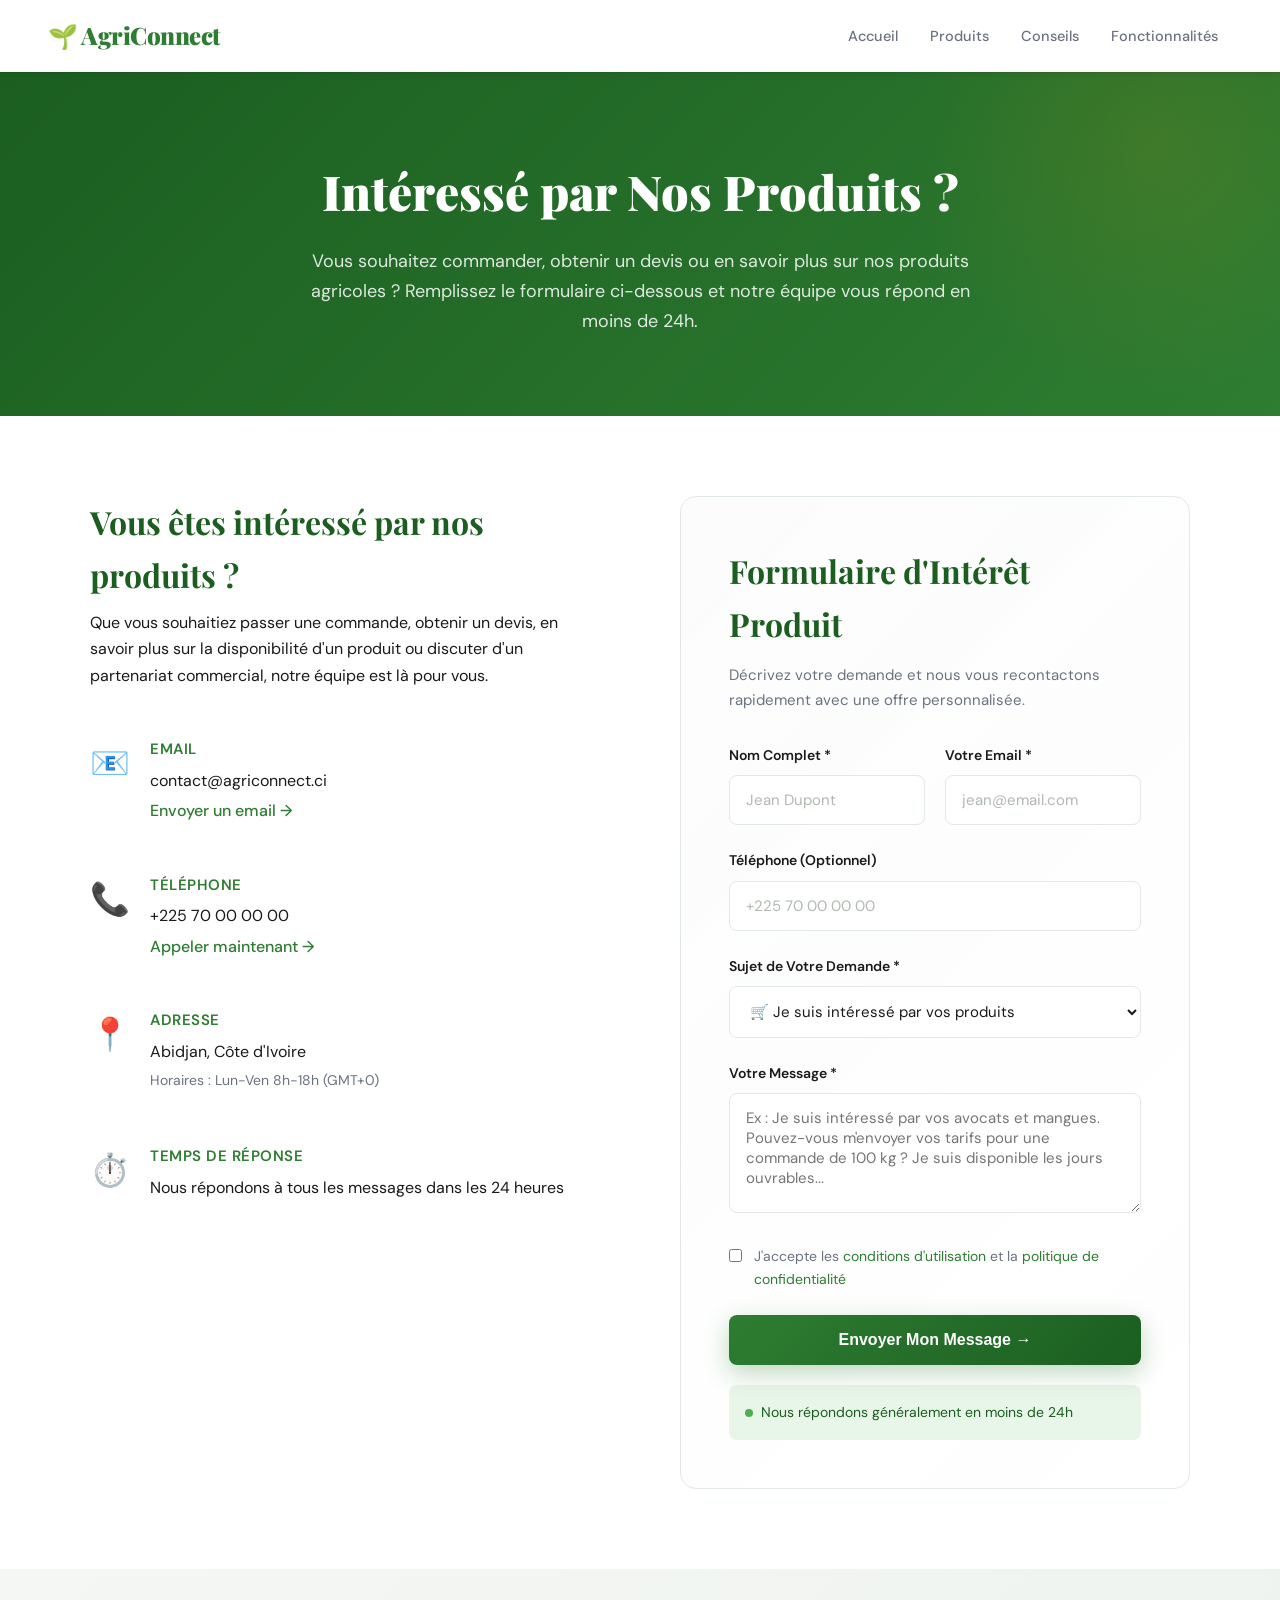
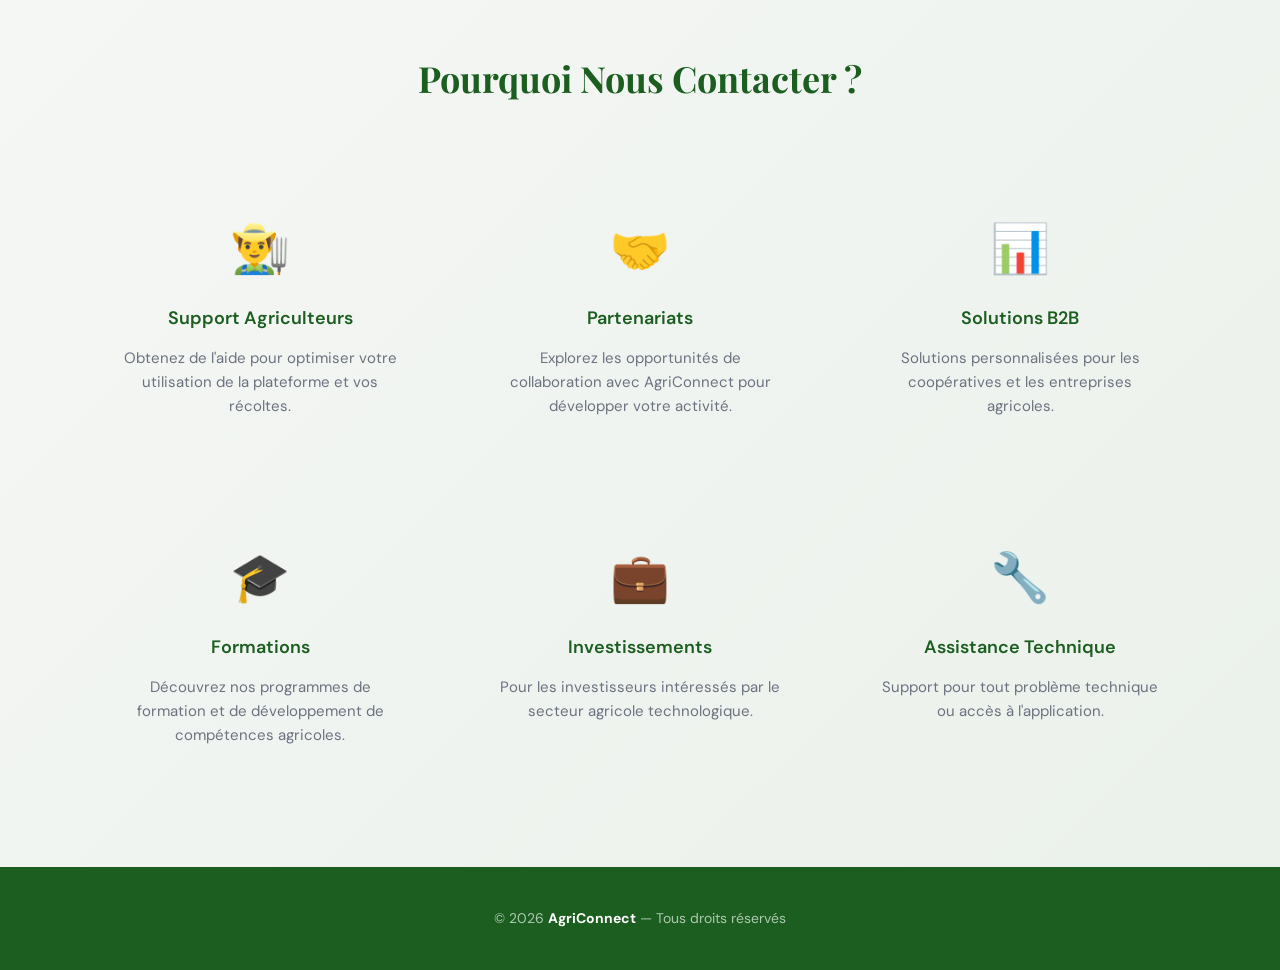
<file: contact.html>
<!DOCTYPE html>
<html lang="fr">
<head>
    <meta charset="UTF-8">
    <meta name="viewport" content="width=device-width, initial-scale=1.0">
    <title>Contactez-nous - AgriConnect</title>
    <link rel="stylesheet" href="style.css">
    <style>
        /* ========== CONTACT PAGE STYLES ========== */

        .contact-hero {
            background: linear-gradient(135deg, #1b5e20 0%, #2e7d32 100%);
            color: white;
            padding: 80px 24px;
            text-align: center;
            position: relative;
            overflow: hidden;
        }

        .contact-hero::before {
            content: '';
            position: absolute;
            top: -50%;
            right: -10%;
            width: 500px;
            height: 500px;
            background: radial-gradient(circle, rgba(255,160,0,0.1) 0%, transparent 70%);
            border-radius: 50%;
            pointer-events: none;
        }

        .contact-hero h1 {
            font-family: 'Playfair Display', serif;
            font-size: 48px;
            font-weight: 900;
            margin-bottom: 16px;
            position: relative;
            z-index: 1;
        }

        .contact-hero p {
            font-size: 18px;
            color: rgba(255,255,255,0.85);
            max-width: 700px;
            margin: auto;
            position: relative;
            z-index: 1;
        }

        /* Main Content */
        .contact-section {
            padding: 80px 24px;
            background: white;
        }

        .contact-container {
            max-width: 1100px;
            margin: auto;
            display: grid;
            grid-template-columns: 1fr 1fr;
            gap: 80px;
            align-items: flex-start;
        }

        .contact-info {
            display: flex;
            flex-direction: column;
            gap: 48px;
        }

        .contact-info h2 {
            font-family: 'Playfair Display', serif;
            font-size: 32px;
            color: var(--primary-dark);
            margin-bottom: 8px;
        }

        .contact-info > p {
            color: var(--text-muted);
            font-size: 16px;
            line-height: 1.6;
        }

        .info-block {
            display: flex;
            gap: 20px;
        }

        .info-icon {
            font-size: 32px;
            flex-shrink: 0;
        }

        .info-content h3 {
            color: var(--primary);
            font-weight: 600;
            margin-bottom: 6px;
            font-size: 15px;
            text-transform: uppercase;
            letter-spacing: 0.5px;
        }

        .info-content p {
            color: var(--text);
            font-size: 16px;
            margin-bottom: 4px;
        }

        .info-content a {
            color: var(--primary);
            text-decoration: none;
            font-weight: 500;
            transition: color 0.2s ease;
        }

        .info-content a:hover {
            color: var(--primary-dark);
            text-decoration: underline;
        }

        .contact-form-container {
            background: linear-gradient(135deg, rgba(46,125,50,0.02) 0%, transparent 100%);
            border: 1.5px solid #e2e8e2;
            border-radius: 16px;
            padding: 48px;
        }

        .contact-form-container h2 {
            font-family: 'Playfair Display', serif;
            font-size: 32px;
            color: var(--primary-dark);
            margin-bottom: 12px;
        }

        .contact-form-container > p {
            color: var(--text-muted);
            margin-bottom: 32px;
            font-size: 15px;
        }

        .form-group {
            margin-bottom: 24px;
        }

        .form-group label {
            display: block;
            font-weight: 600;
            color: var(--text);
            margin-bottom: 8px;
            font-size: 14px;
        }

        .form-group input,
        .form-group textarea,
        .form-group select {
            width: 100%;
            padding: 14px 16px;
            border: 1.5px solid #e2e8e2;
            border-radius: 8px;
            font-family: 'DM Sans', sans-serif;
            font-size: 15px;
            transition: all 0.2s ease;
            background: white;
            color: var(--text);
        }

        .form-group input:focus,
        .form-group textarea:focus,
        .form-group select:focus {
            outline: none;
            border-color: var(--primary);
            box-shadow: 0 0 0 3px rgba(46,125,50,0.1);
        }

        .form-row {
            display: grid;
            grid-template-columns: 1fr 1fr;
            gap: 20px;
        }

        .form-group textarea {
            resize: vertical;
            min-height: 120px;
        }

        .form-checkbox {
            display: flex;
            align-items: flex-start;
            gap: 12px;
            margin-bottom: 24px;
        }

        .form-checkbox input[type="checkbox"] {
            width: auto;
            margin-top: 4px;
            cursor: pointer;
        }

        .form-checkbox label {
            margin: 0;
            font-size: 14px;
            color: var(--text-muted);
            cursor: pointer;
        }

        .form-checkbox a {
            color: var(--primary);
            text-decoration: none;
        }

        .form-checkbox a:hover {
            text-decoration: underline;
        }

        .form-submit {
            width: 100%;
            padding: 16px 24px;
            background: linear-gradient(135deg, #2e7d32 0%, #1b5e20 100%);
            color: white;
            border: none;
            border-radius: 8px;
            font-size: 16px;
            font-weight: 600;
            cursor: pointer;
            transition: all 0.3s ease;
            box-shadow: 0 8px 24px rgba(46,125,50,0.3);
        }

        .form-submit:hover {
            transform: translateY(-2px);
            box-shadow: 0 12px 32px rgba(46,125,50,0.4);
        }

        .form-submit:active {
            transform: translateY(0);
        }

        .form-submit:disabled {
            opacity: 0.6;
            cursor: not-allowed;
            transform: none;
        }

        .form-success {
            display: none;
            background: #e8f5e9;
            color: #1b5e20;
            padding: 16px 20px;
            border-radius: 8px;
            margin-bottom: 24px;
            font-size: 15px;
            border-left: 4px solid #2e7d32;
            animation: slideDown 0.4s ease both;
        }

        .form-error {
            display: none;
            background: #ffebee;
            color: #c62828;
            padding: 16px 20px;
            border-radius: 8px;
            margin-bottom: 24px;
            font-size: 15px;
            border-left: 4px solid #d32f2f;
        }

        /* Why Contact Section */
        .contact-why {
            padding: 80px 24px;
            background: linear-gradient(135deg, #f5f7f5 0%, rgba(46,125,50,0.05) 100%);
        }

        .contact-why-content {
            max-width: 1100px;
            margin: auto;
        }

        .contact-why-header {
            text-align: center;
            margin-bottom: 60px;
        }

        .contact-why-header h2 {
            font-family: 'Playfair Display', serif;
            font-size: 36px;
            color: var(--primary-dark);
            margin-bottom: 16px;
        }

        .contact-why-grid {
            display: grid;
            grid-template-columns: repeat(auto-fit, minmax(280px, 1fr));
            gap: 40px;
        }

        .contact-why-card {
            text-align: center;
            padding: 40px 30px;
        }

        .contact-why-icon {
            font-size: 48px;
            margin-bottom: 16px;
        }

        .contact-why-card h3 {
            color: var(--primary-dark);
            font-weight: 600;
            margin-bottom: 12px;
            font-size: 18px;
        }

        .contact-why-card p {
            color: var(--text-muted);
            line-height: 1.6;
            font-size: 15px;
        }

        /* Response Time Indicator */
        .response-indicator {
            display: flex;
            align-items: center;
            gap: 8px;
            margin-top: 20px;
            padding: 16px;
            background: #e8f5e9;
            border-radius: 8px;
            color: #1b5e20;
            font-size: 14px;
        }

        .response-indicator::before {
            content: '';
            width: 8px;
            height: 8px;
            background: #4caf50;
            border-radius: 50%;
            animation: pulse 2s infinite;
        }

        @keyframes pulse {
            0%, 100% { opacity: 1; }
            50% { opacity: 0.5; }
        }

        /* Animations */
        @keyframes slideDown {
            from {
                opacity: 0;
                transform: translateY(-20px);
            }
            to {
                opacity: 1;
                transform: translateY(0);
            }
        }

        /* Responsive */
        @media (max-width: 900px) {
            .contact-container {
                grid-template-columns: 1fr;
                gap: 60px;
            }

            .contact-form-container {
                padding: 40px 24px;
            }

            .form-row {
                grid-template-columns: 1fr;
            }

            .contact-hero h1 {
                font-size: 36px;
            }
        }

        @media (max-width: 640px) {
            .contact-hero {
                padding: 60px 20px;
            }

            .contact-hero h1 {
                font-size: 28px;
            }

            .contact-section {
                padding: 60px 20px;
            }

            .contact-form-container {
                padding: 30px 20px;
            }

            .contact-why {
                padding: 60px 20px;
            }

            .contact-why-header h2 {
                font-size: 28px;
            }

            .contact-why-grid {
                grid-template-columns: 1fr;
                gap: 30px;
            }
        }
    </style>
</head>
<body>
    <!-- Navigation -->
    <nav class="navbar">
        <h1 class="logo">🌱 AgriConnect</h1>
        <ul class="nav-links">
            <li><a href="index.html">Accueil</a></li>
            <li><a href="products.html">Produits</a></li>
            <li><a href="landing.html">Conseils</a></li>
            <li><a href="features.html">Fonctionnalités</a></li>
        </ul>
    </nav>

    <!-- Hero -->
    <section class="contact-hero">
        <h1>Intéressé par Nos Produits ?</h1>
        <p>Vous souhaitez commander, obtenir un devis ou en savoir plus sur nos produits agricoles ? Remplissez le formulaire ci-dessous et notre équipe vous répond en moins de 24h.</p>
    </section>

    <!-- Contact Section -->
    <section class="contact-section">
        <div class="contact-container">
            <!-- Contact Info -->
            <div class="contact-info">
                <div>
                    <h2>Vous êtes intéressé par nos produits ?</h2>
                    <p>Que vous souhaitiez passer une commande, obtenir un devis, en savoir plus sur la disponibilité d'un produit ou discuter d'un partenariat commercial, notre équipe est là pour vous.</p>
                </div>

                <div class="info-block">
                    <div class="info-icon">📧</div>
                    <div class="info-content">
                        <h3>Email</h3>
                        <p>contact@agriconnect.ci</p>
                        <a href="mailto:contact@agriconnect.ci">Envoyer un email →</a>
                    </div>
                </div>

                <div class="info-block">
                    <div class="info-icon">📞</div>
                    <div class="info-content">
                        <h3>Téléphone</h3>
                        <p>+225 70 00 00 00</p>
                        <a href="tel:+22570000000">Appeler maintenant →</a>
                    </div>
                </div>

                <div class="info-block">
                    <div class="info-icon">📍</div>
                    <div class="info-content">
                        <h3>Adresse</h3>
                        <p>Abidjan, Côte d'Ivoire</p>
                        <p style="font-size: 14px; margin-top: 4px; color: var(--text-muted);">Horaires : Lun-Ven 8h-18h (GMT+0)</p>
                    </div>
                </div>

                <div class="info-block">
                    <div class="info-icon">⏱️</div>
                    <div class="info-content">
                        <h3>Temps de Réponse</h3>
                        <p>Nous répondons à tous les messages dans les 24 heures</p>
                    </div>
                </div>
            </div>

            <!-- Contact Form -->
            <div class="contact-form-container">
                <h2>Formulaire d'Intérêt Produit</h2>
                <p>Décrivez votre demande et nous vous recontactons rapidement avec une offre personnalisée.</p>

                <div id="form-success" class="form-success">
                    ✅ Merci pour votre message ! Nous vous répondrons dans les 24 heures.
                </div>
                <div id="form-error" class="form-error">
                    ⚠️ Une erreur s'est produite. Veuillez réessayer.
                </div>

                <form id="contact-form" onsubmit="handleContactForm(event)">
                    <div class="form-row">
                        <div class="form-group">
                            <label for="fullname">Nom Complet *</label>
                            <input type="text" id="fullname" name="fullname" placeholder="Jean Dupont" required>
                        </div>
                        <div class="form-group">
                            <label for="email">Votre Email *</label>
                            <input type="email" id="email" name="email" placeholder="jean@email.com" required>
                        </div>
                    </div>

                    <div class="form-group">
                        <label for="phone">Téléphone (Optionnel)</label>
                        <input type="tel" id="phone" name="phone" placeholder="+225 70 00 00 00">
                    </div>

                    <div class="form-group">
                        <label for="subject">Sujet de Votre Demande *</label>
                        <select id="subject" name="subject" required>
                            <option value="">-- Sélectionnez un sujet --</option>
                            <option value="product-interest" selected>🛒 Je suis intéressé par vos produits</option>
                            <option value="quote">💰 Demande de devis / prix</option>
                            <option value="availability">📦 Disponibilité d'un produit</option>
                            <option value="bulk-order">🚛 Commande en gros</option>
                            <option value="partnership">🤝 Proposition de partenariat</option>
                            <option value="technical-support">🔧 Support technique</option>
                            <option value="general-inquiry">❓ Question générale</option>
                            <option value="other">Autre</option>
                        </select>
                    </div>

                    <div class="form-group">
                        <label for="message">Votre Message *</label>
                        <textarea id="message" name="message" placeholder="Ex : Je suis intéressé par vos avocats et mangues. Pouvez-vous m'envoyer vos tarifs pour une commande de 100 kg ? Je suis disponible les jours ouvrables..." required></textarea>
                    </div>

                    <div class="form-checkbox">
                        <input type="checkbox" id="terms" name="terms" required>
                        <label for="terms">
                            J'accepte les <a href="#" target="_blank">conditions d'utilisation</a> et la <a href="#" target="_blank">politique de confidentialité</a>
                        </label>
                    </div>

                    <button type="submit" id="submit-btn" class="form-submit">
                        Envoyer Mon Message →
                    </button>

                    <div class="response-indicator">
                        Nous répondons généralement en moins de 24h
                    </div>
                </form>
            </div>
        </div>
    </section>

    <!-- Why Contact -->
    <section class="contact-why">
        <div class="contact-why-content">
            <div class="contact-why-header">
                <h2>Pourquoi Nous Contacter ?</h2>
            </div>
            <div class="contact-why-grid">
                <div class="contact-why-card">
                    <div class="contact-why-icon">👨‍🌾</div>
                    <h3>Support Agriculteurs</h3>
                    <p>Obtenez de l'aide pour optimiser votre utilisation de la plateforme et vos récoltes.</p>
                </div>
                <div class="contact-why-card">
                    <div class="contact-why-icon">🤝</div>
                    <h3>Partenariats</h3>
                    <p>Explorez les opportunités de collaboration avec AgriConnect pour développer votre activité.</p>
                </div>
                <div class="contact-why-card">
                    <div class="contact-why-icon">📊</div>
                    <h3>Solutions B2B</h3>
                    <p>Solutions personnalisées pour les coopératives et les entreprises agricoles.</p>
                </div>
                <div class="contact-why-card">
                    <div class="contact-why-icon">🎓</div>
                    <h3>Formations</h3>
                    <p>Découvrez nos programmes de formation et de développement de compétences agricoles.</p>
                </div>
                <div class="contact-why-card">
                    <div class="contact-why-icon">💼</div>
                    <h3>Investissements</h3>
                    <p>Pour les investisseurs intéressés par le secteur agricole technologique.</p>
                </div>
                <div class="contact-why-card">
                    <div class="contact-why-icon">🔧</div>
                    <h3>Assistance Technique</h3>
                    <p>Support pour tout problème technique ou accès à l'application.</p>
                </div>
            </div>
        </div>
    </section>

    <!-- Footer -->
    <footer>
        <p>© 2026 <strong>AgriConnect</strong> — Tous droits réservés</p>
    </footer>

    <script>
        function handleContactForm(e) {
            e.preventDefault();
            
            const fullname = document.getElementById('fullname').value;
            const email = document.getElementById('email').value;
            const phone = document.getElementById('phone').value;
            const subject = document.getElementById('subject').value;
            const message = document.getElementById('message').value;
            const submitBtn = document.getElementById('submit-btn');
            
            // Désactiver le bouton pendant l'envoi
            submitBtn.disabled = true;
            submitBtn.textContent = 'Envoi en cours...';
            
            // Simuler l'envoi au serveur
            setTimeout(() => {
                // Ici tu peux envoyer les données à ton serveur
                console.log('Contact Form:', { fullname, email, phone, subject, message });
                
                // Afficher le message de succès
                const successDiv = document.getElementById('form-success');
                successDiv.style.display = 'block';
                
                // Réactiver le bouton
                submitBtn.disabled = false;
                submitBtn.textContent = 'Envoyer Mon Message →';
                
                // Réinitialiser le formulaire
                document.getElementById('contact-form').reset();
                
                // Masquer le message après 5 secondes
                setTimeout(() => {
                    successDiv.style.display = 'none';
                }, 5000);
            }, 1000);
        }
    </script>
</body>
</html>
</file>
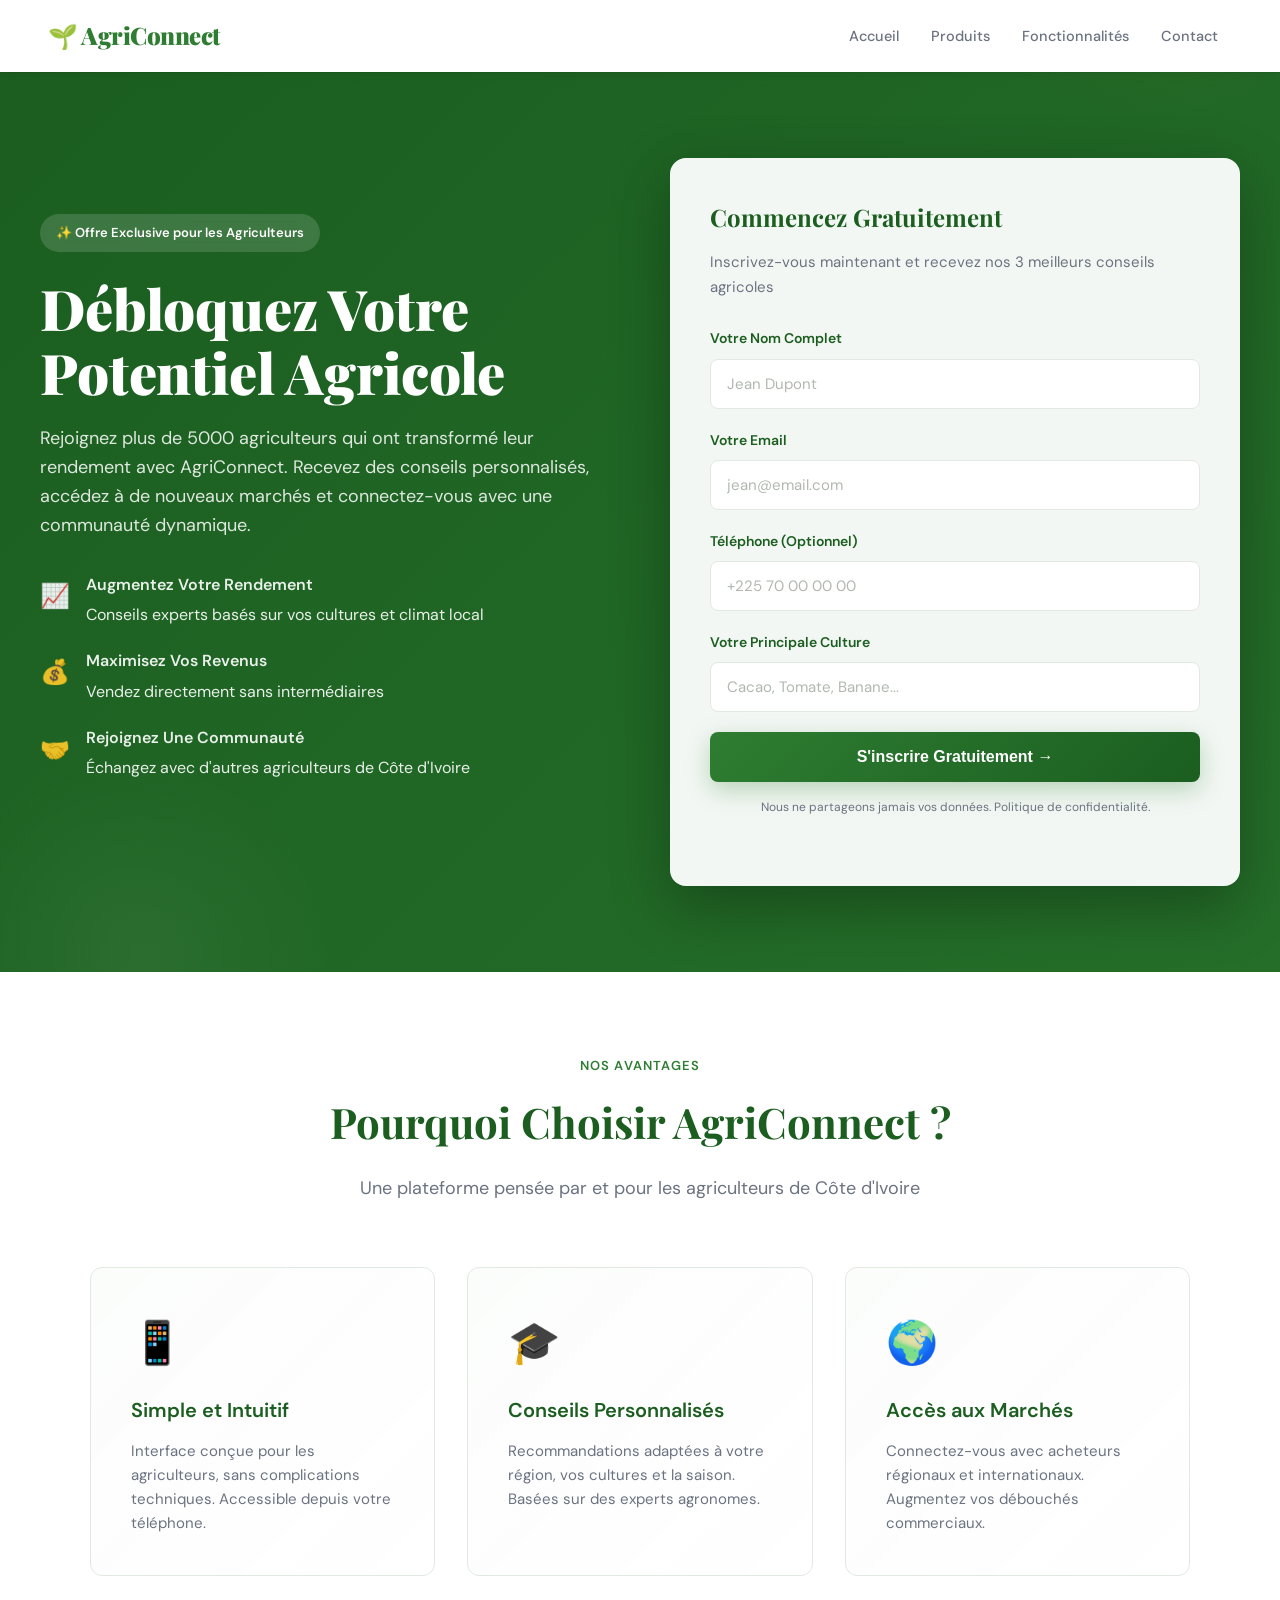
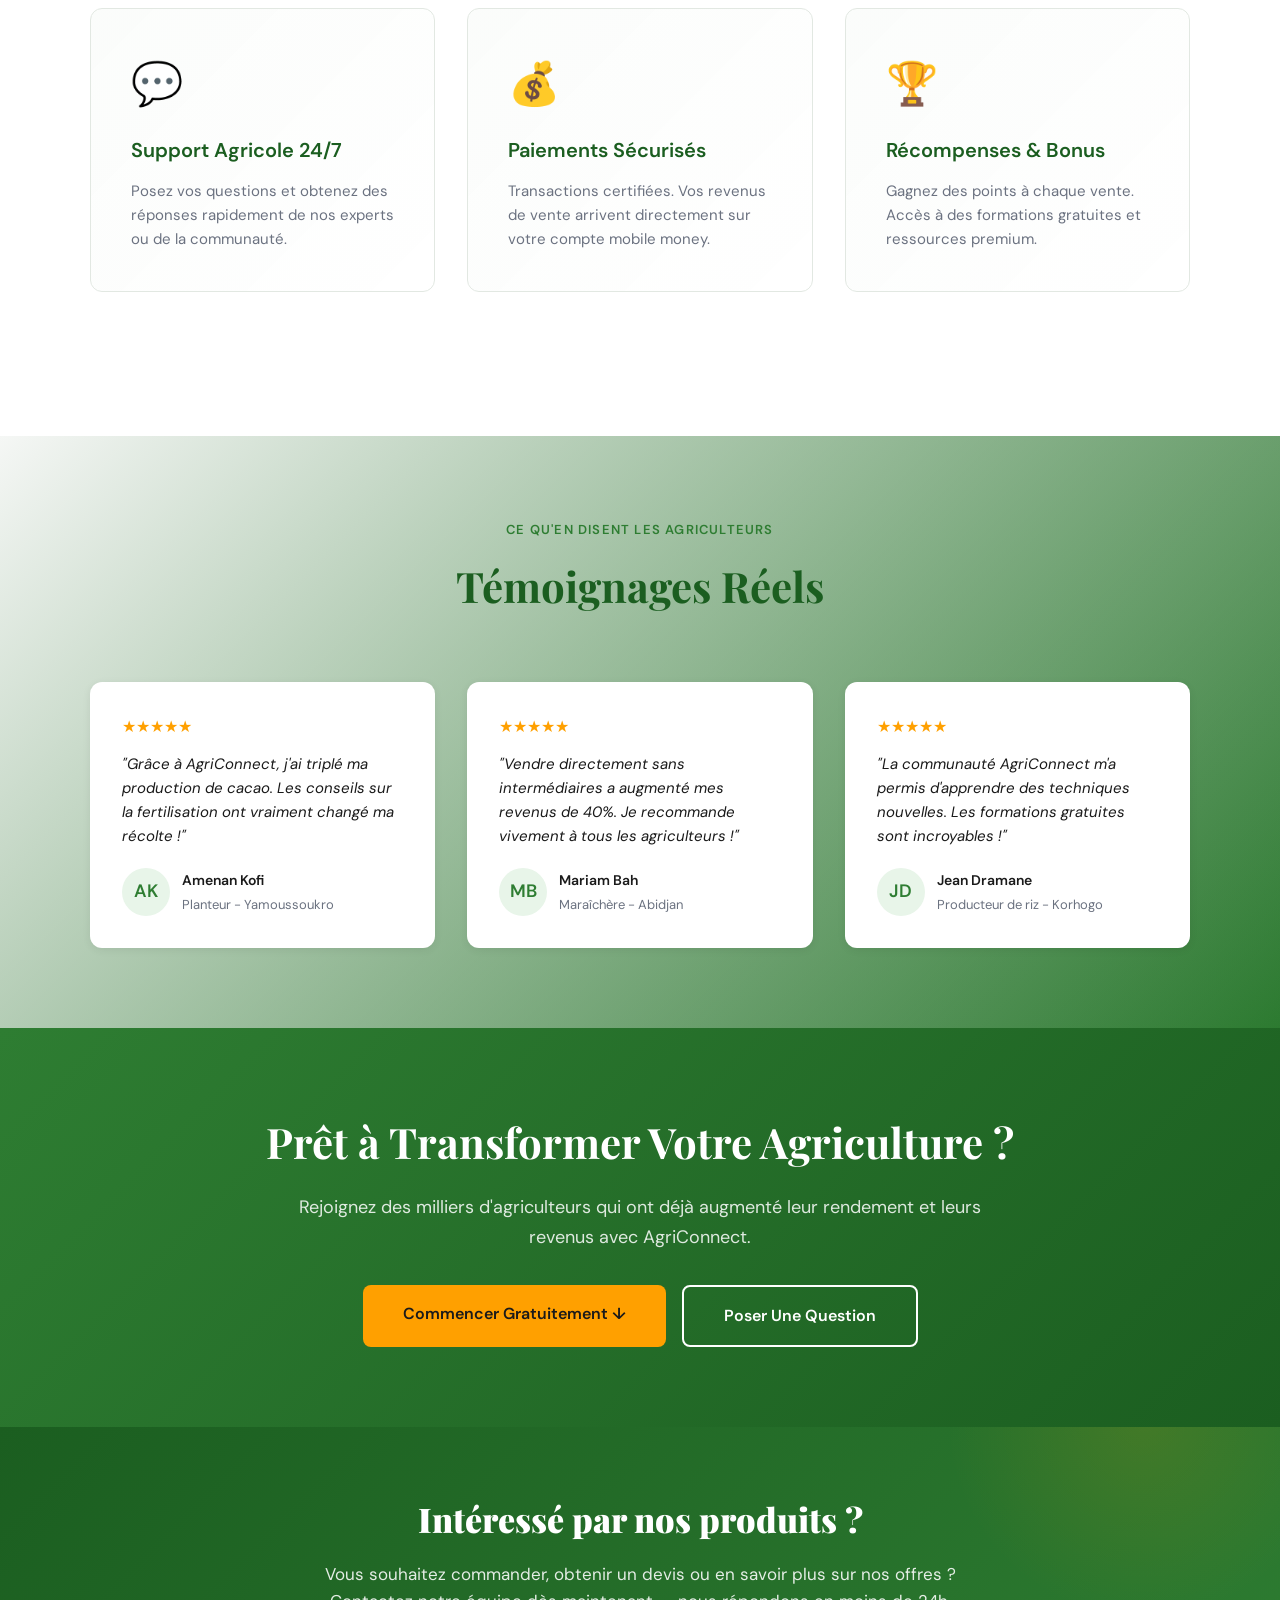
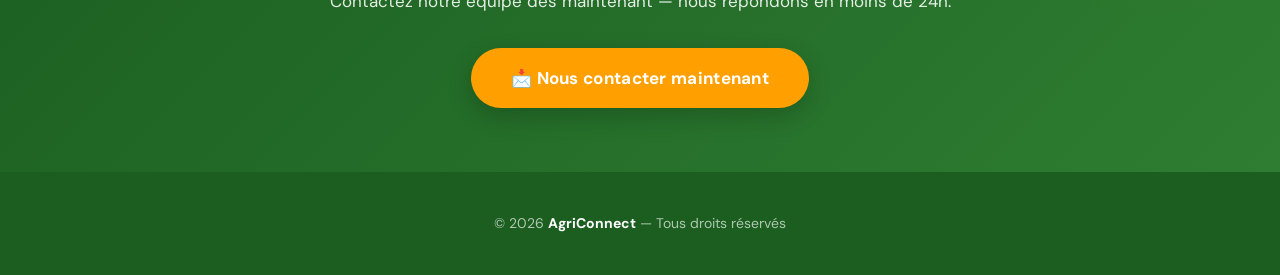
<file: landing.html>
<!DOCTYPE html>
<html lang="fr">
<head>
    <meta charset="UTF-8">
    <meta name="viewport" content="width=device-width, initial-scale=1.0">
    <title>Débloquez Votre Potentiel Agricole - AgriConnect</title>
    <link rel="stylesheet" href="style.css">
    <style>
        /* ========== LANDING PAGE STYLES ========== */
        
        .landing-main {
            background: linear-gradient(135deg, #1b5e20 0%, #2e7d32 100%);
        }

        /* Hero Section */
        .landing-hero {
            min-height: 100vh;
            display: flex;
            align-items: center;
            justify-content: center;
            padding: 60px 24px;
            position: relative;
            overflow: hidden;
        }

        .landing-hero::before {
            content: '';
            position: absolute;
            top: -50%;
            right: -10%;
            width: 500px;
            height: 500px;
            background: radial-gradient(circle, rgba(255,160,0,0.1) 0%, transparent 70%);
            border-radius: 50%;
            pointer-events: none;
        }

        .landing-hero::after {
            content: '';
            position: absolute;
            bottom: -20%;
            left: -5%;
            width: 400px;
            height: 400px;
            background: radial-gradient(circle, rgba(255,255,255,0.05) 0%, transparent 70%);
            border-radius: 50%;
            pointer-events: none;
        }

        .landing-container {
            display: grid;
            grid-template-columns: 1fr 1fr;
            gap: 60px;
            max-width: 1200px;
            width: 100%;
            position: relative;
            z-index: 1;
            align-items: center;
        }

        .landing-content {
            color: white;
        }

        .landing-badge {
            display: inline-block;
            background: rgba(255,255,255,0.15);
            color: white;
            padding: 8px 16px;
            border-radius: 50px;
            font-size: 13px;
            font-weight: 600;
            margin-bottom: 24px;
            backdrop-filter: blur(10px);
        }

        .landing-content h1 {
            font-family: 'Playfair Display', serif;
            font-size: 56px;
            font-weight: 900;
            line-height: 1.15;
            margin-bottom: 20px;
            animation: fadeUp 0.8s ease both;
        }

        .landing-content > p {
            font-size: 18px;
            color: rgba(255,255,255,0.85);
            margin-bottom: 32px;
            line-height: 1.6;
            animation: fadeUp 0.8s ease both 0.1s;
        }

        .landing-benefits {
            margin-bottom: 48px;
            animation: fadeUp 0.8s ease both 0.2s;
        }

        .benefit-item {
            display: flex;
            gap: 16px;
            margin-bottom: 20px;
            color: rgba(255,255,255,0.9);
            align-items: flex-start;
        }

        .benefit-icon {
            font-size: 24px;
            flex-shrink: 0;
            margin-top: 4px;
        }

        .benefit-item strong {
            display: block;
            font-weight: 600;
            margin-bottom: 4px;
        }

        .landing-form {
            background: rgba(255,255,255,0.95);
            border-radius: 16px;
            padding: 40px;
            box-shadow: 0 20px 60px rgba(0,0,0,0.3);
            animation: slideUp 0.8s ease both 0.3s;
        }

        .landing-form h3 {
            font-size: 24px;
            color: var(--primary-dark);
            margin-bottom: 12px;
            font-family: 'Playfair Display', serif;
        }

        .landing-form > p {
            color: var(--text-muted);
            font-size: 15px;
            margin-bottom: 28px;
        }

        .form-group {
            margin-bottom: 20px;
        }

        .form-group label {
            display: block;
            font-weight: 600;
            color: var(--primary-dark);
            margin-bottom: 8px;
            font-size: 14px;
        }

        .form-group input {
            width: 100%;
            padding: 14px 16px;
            border: 1.5px solid #e2e8e2;
            border-radius: 8px;
            font-family: 'DM Sans', sans-serif;
            font-size: 15px;
            transition: all 0.2s ease;
            background: white;
        }

        .form-group input:focus {
            outline: none;
            border-color: var(--primary);
            box-shadow: 0 0 0 3px rgba(46,125,50,0.1);
        }

        .form-submit {
            width: 100%;
            padding: 16px 24px;
            background: linear-gradient(135deg, #2e7d32 0%, #1b5e20 100%);
            color: white;
            border: none;
            border-radius: 8px;
            font-size: 16px;
            font-weight: 600;
            cursor: pointer;
            transition: all 0.3s ease;
            box-shadow: 0 8px 24px rgba(46,125,50,0.3);
        }

        .form-submit:hover {
            transform: translateY(-2px);
            box-shadow: 0 12px 32px rgba(46,125,50,0.4);
        }

        .form-submit:active {
            transform: translateY(0);
        }

        .form-success {
            display: none;
            background: #e8f5e9;
            color: #1b5e20;
            padding: 16px 20px;
            border-radius: 8px;
            margin-bottom: 20px;
            font-size: 14px;
            border-left: 4px solid #2e7d32;
        }

        /* Section: Pourquoi AgriConnect */
        .landing-why {
            padding: 80px 24px;
            background: white;
        }

        .landing-why .container {
            max-width: 1100px;
            margin: auto;
        }

        .section-header {
            text-align: center;
            margin-bottom: 64px;
            animation: fadeUp 0.8s ease both;
        }

        .section-label {
            display: inline-block;
            color: var(--primary);
            font-weight: 600;
            font-size: 13px;
            text-transform: uppercase;
            letter-spacing: 1.2px;
            margin-bottom: 12px;
        }

        .section-header h2 {
            font-family: 'Playfair Display', serif;
            font-size: 42px;
            color: var(--primary-dark);
            margin-bottom: 16px;
        }

        .section-header p {
            font-size: 18px;
            color: var(--text-muted);
            max-width: 600px;
            margin: auto;
        }

        .features-grid {
            display: grid;
            grid-template-columns: repeat(auto-fit, minmax(300px, 1fr));
            gap: 32px;
            margin-bottom: 64px;
        }

        .feature-card {
            padding: 40px;
            border: 1.5px solid #e2e8e2;
            border-radius: 12px;
            background: linear-gradient(135deg, rgba(46,125,50,0.02) 0%, transparent 100%);
            transition: all 0.3s ease;
            position: relative;
        }

        .feature-card:hover {
            border-color: var(--primary);
            box-shadow: var(--shadow-md);
            transform: translateY(-4px);
        }

        .feature-icon {
            font-size: 42px;
            margin-bottom: 16px;
        }

        .feature-card h3 {
            font-size: 20px;
            color: var(--primary-dark);
            margin-bottom: 12px;
            font-weight: 600;
        }

        .feature-card p {
            color: var(--text-muted);
            line-height: 1.6;
            font-size: 15px;
        }

        /* Section: Testimonials */
        .landing-testimonials {
            padding: 80px 24px;
            background: linear-gradient(135deg, #f5f7f5 0%, rgba(46,125,50,0.05) 100%);
        }

        .testimonials-grid {
            display: grid;
            grid-template-columns: repeat(auto-fit, minmax(320px, 1fr));
            gap: 32px;
            max-width: 1100px;
            margin: auto;
        }

        .testimonial-card {
            background: white;
            padding: 32px;
            border-radius: 12px;
            box-shadow: var(--shadow-sm);
            transition: all 0.3s ease;
        }

        .testimonial-card:hover {
            box-shadow: var(--shadow-md);
        }

        .testimonial-stars {
            color: #ffa000;
            font-size: 16px;
            margin-bottom: 12px;
        }

        .testimonial-text {
            color: var(--text);
            margin-bottom: 20px;
            font-style: italic;
            font-size: 15px;
            line-height: 1.6;
        }

        .testimonial-author {
            display: flex;
            align-items: center;
            gap: 12px;
        }

        .testimonial-avatar {
            width: 48px;
            height: 48px;
            border-radius: 50%;
            background: var(--primary-soft);
            display: flex;
            align-items: center;
            justify-content: center;
            font-weight: 600;
            color: var(--primary);
            font-size: 18px;
        }

        .testimonial-info h4 {
            font-weight: 600;
            color: var(--text);
            margin-bottom: 2px;
            font-size: 14px;
        }

        .testimonial-info p {
            font-size: 13px;
            color: var(--text-muted);
        }

        /* Section: CTA Final */
        .landing-cta {
            padding: 80px 24px;
            background: linear-gradient(135deg, #2e7d32 0%, #1b5e20 100%);
            color: white;
            text-align: center;
        }

        .landing-cta h2 {
            font-family: 'Playfair Display', serif;
            font-size: 42px;
            margin-bottom: 16px;
        }

        .landing-cta p {
            font-size: 18px;
            color: rgba(255,255,255,0.85);
            margin-bottom: 32px;
            max-width: 700px;
            margin-left: auto;
            margin-right: auto;
        }

        .cta-buttons {
            display: flex;
            gap: 16px;
            justify-content: center;
            flex-wrap: wrap;
        }

        .btn-primary {
            padding: 16px 40px;
            background: #ffa000;
            color: #1a1a1a;
            border: none;
            border-radius: 8px;
            font-weight: 600;
            font-size: 16px;
            cursor: pointer;
            transition: all 0.3s ease;
            text-decoration: none;
            display: inline-block;
        }

        .btn-primary:hover {
            background: #e65100;
            color: white;
            transform: translateY(-2px);
            box-shadow: 0 8px 24px rgba(0,0,0,0.2);
        }

        .btn-secondary {
            padding: 16px 40px;
            background: transparent;
            color: white;
            border: 2px solid white;
            border-radius: 8px;
            font-weight: 600;
            font-size: 16px;
            cursor: pointer;
            transition: all 0.3s ease;
            text-decoration: none;
            display: inline-block;
        }

        .btn-secondary:hover {
            background: white;
            color: #1b5e20;
        }

        /* Animations */
        @keyframes fadeUp {
            from {
                opacity: 0;
                transform: translateY(30px);
            }
            to {
                opacity: 1;
                transform: translateY(0);
            }
        }

        @keyframes slideUp {
            from {
                opacity: 0;
                transform: translateY(40px);
            }
            to {
                opacity: 1;
                transform: translateY(0);
            }
        }

        /* Responsive */
        @media (max-width: 900px) {
            .landing-container {
                grid-template-columns: 1fr;
                gap: 40px;
            }

            .landing-content h1 {
                font-size: 42px;
            }

            .landing-form {
                margin-top: 40px;
            }

            .features-grid {
                grid-template-columns: 1fr;
            }

            .section-header h2 {
                font-size: 32px;
            }

            .landing-cta h2 {
                font-size: 32px;
            }
        }

        @media (max-width: 640px) {
            .landing-hero {
                min-height: auto;
                padding: 40px 20px;
            }

            .landing-content h1 {
                font-size: 32px;
            }

            .landing-form {
                padding: 30px 20px;
            }

            .landing-why {
                padding: 60px 20px;
            }

            .landing-testimonials {
                padding: 60px 20px;
            }

            .landing-cta {
                padding: 60px 20px;
            }

            .cta-buttons {
                flex-direction: column;
                align-items: stretch;
            }

            .btn-primary, .btn-secondary {
                width: 100%;
            }
        }
    </style>
</head>
<body>
    <!-- Navigation -->
    <nav class="navbar">
        <h1 class="logo">🌱 AgriConnect</h1>
        <ul class="nav-links">
            <li><a href="index.html">Accueil</a></li>
            <li><a href="products.html">Produits</a></li>
            <li><a href="features.html">Fonctionnalités</a></li>
            <li><a href="contact.html">Contact</a></li>
        </ul>
    </nav>

    <main class="landing-main">
        <!-- Hero Section -->
        <section class="landing-hero">
            <div class="landing-container">
                <div class="landing-content">
                    <div class="landing-badge">✨ Offre Exclusive pour les Agriculteurs</div>
                    <h1>Débloquez Votre Potentiel Agricole</h1>
                    <p>Rejoignez plus de 5000 agriculteurs qui ont transformé leur rendement avec AgriConnect. Recevez des conseils personnalisés, accédez à de nouveaux marchés et connectez-vous avec une communauté dynamique.</p>
                    
                    <div class="landing-benefits">
                        <div class="benefit-item">
                            <div class="benefit-icon">📈</div>
                            <div>
                                <strong>Augmentez Votre Rendement</strong>
                                Conseils experts basés sur vos cultures et climat local
                            </div>
                        </div>
                        <div class="benefit-item">
                            <div class="benefit-icon">💰</div>
                            <div>
                                <strong>Maximisez Vos Revenus</strong>
                                Vendez directement sans intermédiaires
                            </div>
                        </div>
                        <div class="benefit-item">
                            <div class="benefit-icon">🤝</div>
                            <div>
                                <strong>Rejoignez Une Communauté</strong>
                                Échangez avec d'autres agriculteurs de Côte d'Ivoire
                            </div>
                        </div>
                    </div>
                </div>

                <div class="landing-form">
                    <h3>Commencez Gratuitement</h3>
                    <p>Inscrivez-vous maintenant et recevez nos 3 meilleurs conseils agricoles</p>
                    
                    <div id="form-success" class="form-success">
                        ✅ Merci ! Vérifiez votre email pour accéder à vos conseils gratuits.
                    </div>

                    <form id="landing-form" onsubmit="handleLandingForm(event)">
                        <div class="form-group">
                            <label for="name">Votre Nom Complet</label>
                            <input type="text" id="name" name="name" placeholder="Jean Dupont" required>
                        </div>
                        <div class="form-group">
                            <label for="email">Votre Email</label>
                            <input type="email" id="email" name="email" placeholder="jean@email.com" required>
                        </div>
                        <div class="form-group">
                            <label for="phone">Téléphone (Optionnel)</label>
                            <input type="tel" id="phone" name="phone" placeholder="+225 70 00 00 00">
                        </div>
                        <div class="form-group">
                            <label for="crop">Votre Principale Culture</label>
                            <input type="text" id="crop" name="crop" placeholder="Cacao, Tomate, Banane..." required>
                        </div>
                        <button type="submit" class="form-submit">
                            S'inscrire Gratuitement →
                        </button>
                    </form>
                    <p style="font-size: 12px; color: var(--text-muted); margin-top: 16px; text-align: center;">
                        Nous ne partageons jamais vos données. Politique de confidentialité.
                    </p>
                </div>
            </div>
        </section>

        <!-- Pourquoi AgriConnect -->
        <section class="landing-why">
            <div class="container">
                <div class="section-header">
                    <span class="section-label">Nos Avantages</span>
                    <h2>Pourquoi Choisir AgriConnect ?</h2>
                    <p>Une plateforme pensée par et pour les agriculteurs de Côte d'Ivoire</p>
                </div>

                <div class="features-grid">
                    <div class="feature-card">
                        <div class="feature-icon">📱</div>
                        <h3>Simple et Intuitif</h3>
                        <p>Interface conçue pour les agriculteurs, sans complications techniques. Accessible depuis votre téléphone.</p>
                    </div>
                    <div class="feature-card">
                        <div class="feature-icon">🎓</div>
                        <h3>Conseils Personnalisés</h3>
                        <p>Recommandations adaptées à votre région, vos cultures et la saison. Basées sur des experts agronomes.</p>
                    </div>
                    <div class="feature-card">
                        <div class="feature-icon">🌍</div>
                        <h3>Accès aux Marchés</h3>
                        <p>Connectez-vous avec acheteurs régionaux et internationaux. Augmentez vos débouchés commerciaux.</p>
                    </div>
                    <div class="feature-card">
                        <div class="feature-icon">💬</div>
                        <h3>Support Agricole 24/7</h3>
                        <p>Posez vos questions et obtenez des réponses rapidement de nos experts ou de la communauté.</p>
                    </div>
                    <div class="feature-card">
                        <div class="feature-icon">💰</div>
                        <h3>Paiements Sécurisés</h3>
                        <p>Transactions certifiées. Vos revenus de vente arrivent directement sur votre compte mobile money.</p>
                    </div>
                    <div class="feature-card">
                        <div class="feature-icon">🏆</div>
                        <h3>Récompenses & Bonus</h3>
                        <p>Gagnez des points à chaque vente. Accès à des formations gratuites et ressources premium.</p>
                    </div>
                </div>
            </div>
        </section>

        <!-- Testimonials -->
        <section class="landing-testimonials">
            <div class="section-header" style="margin-bottom: 60px;">
                <span class="section-label">Ce Qu'en Disent Les Agriculteurs</span>
                <h2>Témoignages Réels</h2>
            </div>

            <div class="testimonials-grid">
                <div class="testimonial-card">
                    <div class="testimonial-stars">★★★★★</div>
                    <div class="testimonial-text">
                        "Grâce à AgriConnect, j'ai triplé ma production de cacao. Les conseils sur la fertilisation ont vraiment changé ma récolte !"
                    </div>
                    <div class="testimonial-author">
                        <div class="testimonial-avatar">AK</div>
                        <div class="testimonial-info">
                            <h4>Amenan Kofi</h4>
                            <p>Planteur - Yamoussoukro</p>
                        </div>
                    </div>
                </div>

                <div class="testimonial-card">
                    <div class="testimonial-stars">★★★★★</div>
                    <div class="testimonial-text">
                        "Vendre directement sans intermédiaires a augmenté mes revenus de 40%. Je recommande vivement à tous les agriculteurs !"
                    </div>
                    <div class="testimonial-author">
                        <div class="testimonial-avatar">MB</div>
                        <div class="testimonial-info">
                            <h4>Mariam Bah</h4>
                            <p>Maraîchère - Abidjan</p>
                        </div>
                    </div>
                </div>

                <div class="testimonial-card">
                    <div class="testimonial-stars">★★★★★</div>
                    <div class="testimonial-text">
                        "La communauté AgriConnect m'a permis d'apprendre des techniques nouvelles. Les formations gratuites sont incroyables !"
                    </div>
                    <div class="testimonial-author">
                        <div class="testimonial-avatar">JD</div>
                        <div class="testimonial-info">
                            <h4>Jean Dramane</h4>
                            <p>Producteur de riz - Korhogo</p>
                        </div>
                    </div>
                </div>
            </div>
        </section>

        <!-- Final CTA -->
        <section class="landing-cta">
            <h2>Prêt à Transformer Votre Agriculture ?</h2>
            <p>Rejoignez des milliers d'agriculteurs qui ont déjà augmenté leur rendement et leurs revenus avec AgriConnect.</p>
            <div class="cta-buttons">
                <a href="#landing-form" class="btn-primary">Commencer Gratuitement ↓</a>
                <a href="contact.html" class="btn-secondary">Poser Une Question</a>
            </div>
        </section>
    </main>

    <!-- ===== APPEL À L'ACTION — Intéressé par nos produits ? ===== -->
    <section class="cta-contact-band">
        <div class="cta-contact-inner">
            <h2>Intéressé par nos produits ?</h2>
            <p>Vous souhaitez commander, obtenir un devis ou en savoir plus sur nos offres ? Contactez notre équipe dès maintenant — nous répondons en moins de 24h.</p>
            <a href="contact.html" class="btn-cta-contact">📩 Nous contacter maintenant</a>
        </div>
    </section>

    <!-- Footer -->
    <footer>
        <p>© 2026 <strong>AgriConnect</strong> — Tous droits réservés</p>
    </footer>

    <script>
        function handleLandingForm(e) {
            e.preventDefault();
            
            const name = document.getElementById('name').value;
            const email = document.getElementById('email').value;
            const crop = document.getElementById('crop').value;
            
            // Ici tu peux envoyer les données à ton serveur
            console.log('Inscription:', { name, email, crop });
            
            // Afficher le message de succès
            const successDiv = document.getElementById('form-success');
            successDiv.style.display = 'block';
            
            // Réinitialiser le formulaire
            document.getElementById('landing-form').reset();
            
            // Masquer le message après 5 secondes
            setTimeout(() => {
                successDiv.style.display = 'none';
            }, 5000);
        }
    </script>
</body>
</html>
</file>
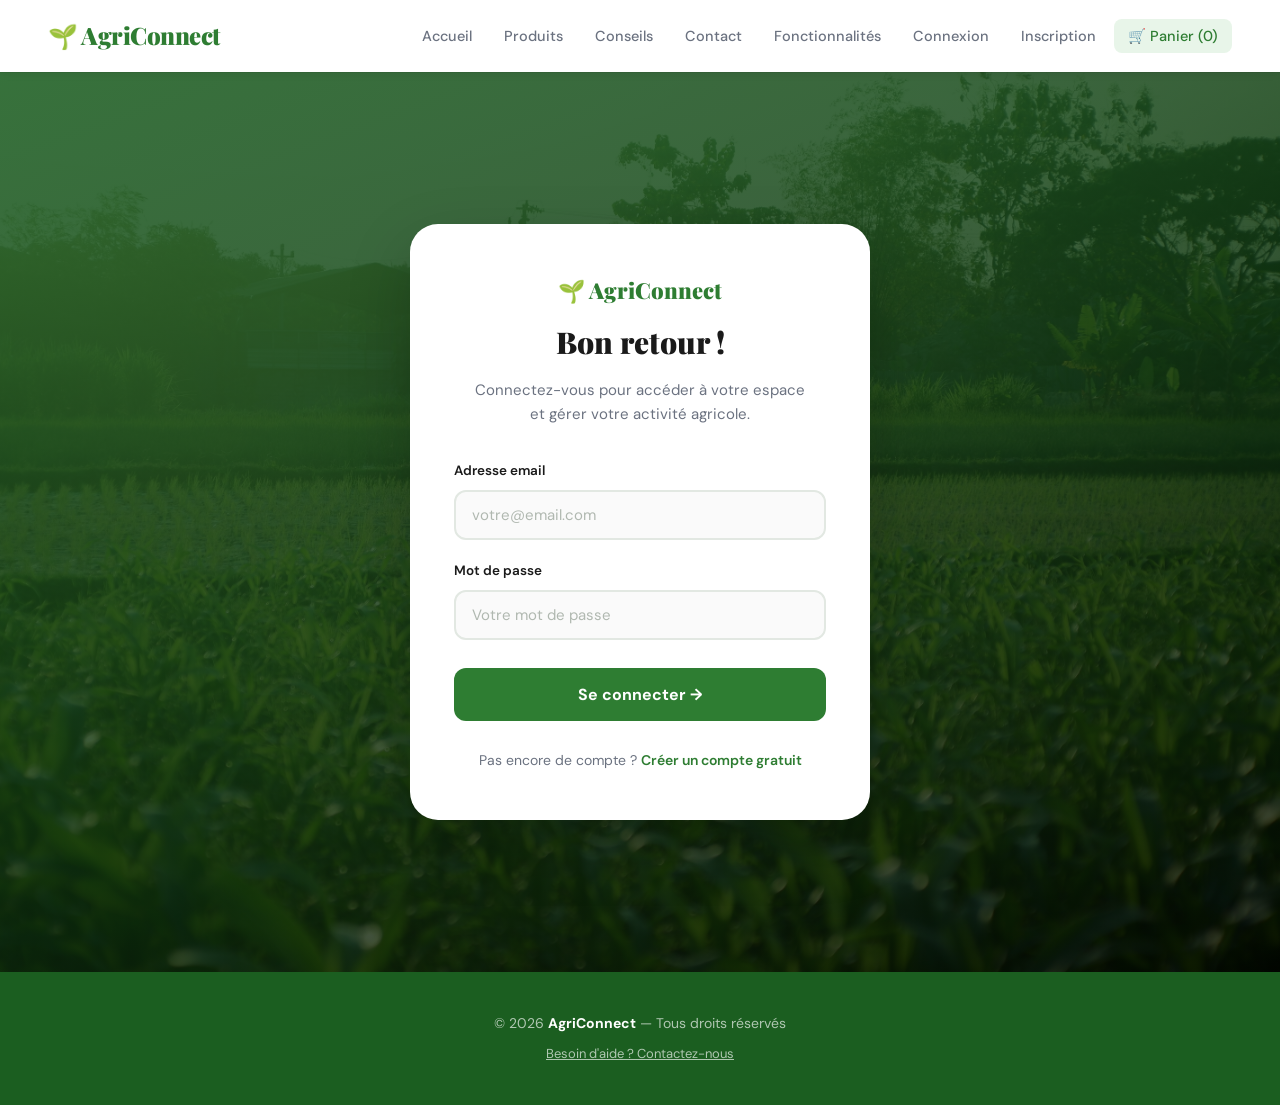
<file: login.html>
<!DOCTYPE html>
<html lang="fr">
<head>
    <meta charset="UTF-8">
    <meta name="viewport" content="width=device-width, initial-scale=1.0">
    <title>Connexion - AgriConnect</title>
    <link rel="stylesheet" href="style.css">
</head>
<body>

    <!-- Navigation -->
    <nav class="navbar">
        <h1 class="logo">🌱 AgriConnect</h1>
        <ul class="nav-links">
            <li><a href="index.html">Accueil</a></li>
            <li><a href="products.html">Produits</a></li>
            <li><a href="landing.html">Conseils</a></li>
            <li><a href="contact.html">Contact</a></li>
            <li><a href="features.html">Fonctionnalités</a></li>
            <li><a href="login.html">Connexion</a></li>
            <li><a href="register.html">Inscription</a></li>
            <li class="cart-nav"><a href="#" style="background:#e8f5e9; color:var(--primary)">🛒 Panier (<span id="cart-count">0</span>)</a></li>
        </ul>
    </nav>

    <!-- Formulaire de connexion -->
    <section class="auth-section">
        <div class="auth-box">

            <div class="auth-logo">🌱 AgriConnect</div>
            <h2>Bon retour !</h2>
            <p class="auth-subtitle">
                Connectez-vous pour accéder à votre espace<br>et gérer votre activité agricole.
            </p>

            <form action="#" method="POST" onsubmit="handleLogin(event)">

                <div class="form-group">
                    <label for="email">Adresse email</label>
                    <input
                        type="email"
                        id="email"
                        name="email"
                        placeholder="votre@email.com"
                        required
                        autocomplete="email"
                    >
                </div>

                <div class="form-group">
                    <label for="password">Mot de passe</label>
                    <input
                        type="password"
                        id="password"
                        name="password"
                        placeholder="Votre mot de passe"
                        required
                        autocomplete="current-password"
                    >
                </div>

                <div id="error-msg" style="display:none; color:#d32f2f; background:#ffebee; border-radius:8px; padding:10px 14px; font-size:14px; margin-bottom:8px;"></div>

                <button type="submit" class="btn-submit">
                    Se connecter →
                </button>

            </form>

            <p class="auth-divider">
                Pas encore de compte ?
                <a href="register.html">Créer un compte gratuit</a>
            </p>

        </div>
    </section>

    <!-- Footer -->
    <footer>
        <p>
            © 2026 <strong>AgriConnect</strong> — Tous droits réservés<br>
            <a href="contact.html" style="color: rgba(255,255,255,0.65); font-size: 13px; margin-top: 8px; display: inline-block;">Besoin d'aide ? Contactez-nous</a>
        </p>
    </footer>

    <script>
        function handleLogin(e) {
            e.preventDefault();
            const email = document.getElementById('email').value;
            const password = document.getElementById('password').value;
            const errorMsg = document.getElementById('error-msg');

            if (!email || !password) {
                errorMsg.textContent = '⚠️ Veuillez remplir tous les champs.';
                errorMsg.style.display = 'block';
                return;
            }

            if (password.length < 6) {
                errorMsg.textContent = '⚠️ Le mot de passe doit contenir au moins 6 caractères.';
                errorMsg.style.display = 'block';
                return;
            }

            errorMsg.style.display = 'none';
            // Simulation de connexion réussie
            alert('✅ Connexion réussie ! Bienvenue sur AgriConnect.');
        }
    </script>

</body>
</html>
</file>
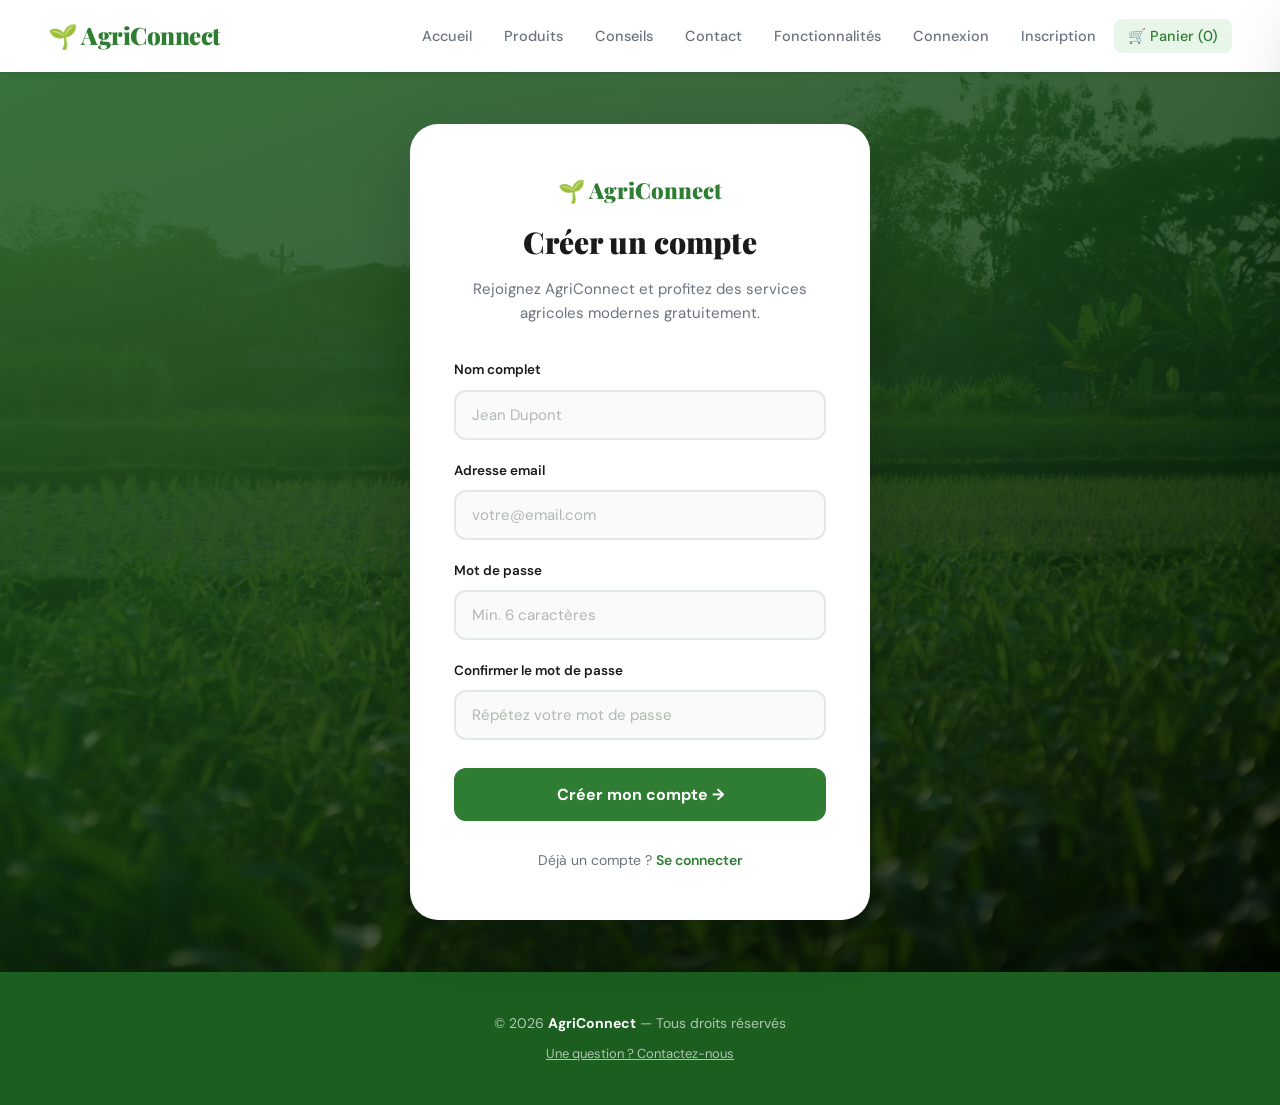
<file: register.html>
<!DOCTYPE html>
<html lang="fr">
<head>
    <meta charset="UTF-8">
    <meta name="viewport" content="width=device-width, initial-scale=1.0">
    <title>Inscription - AgriConnect</title>
    <link rel="stylesheet" href="style.css">
</head>
<body>

    <!-- Navigation -->
    <nav class="navbar">
        <h1 class="logo">🌱 AgriConnect</h1>
        <ul class="nav-links">
            <li><a href="index.html">Accueil</a></li>
            <li><a href="products.html">Produits</a></li>
            <li><a href="landing.html">Conseils</a></li>
            <li><a href="contact.html">Contact</a></li>
            <li><a href="features.html">Fonctionnalités</a></li>
            <li><a href="login.html">Connexion</a></li>
            <li><a href="register.html">Inscription</a></li>
            <li class="cart-nav"><a href="#" style="background:#e8f5e9; color:var(--primary)">🛒 Panier (<span id="cart-count">0</span>)</a></li>
        </ul>
    </nav>

    <!-- Panier Latéral (pour la cohérence) -->
    <div id="cart-drawer" class="cart-drawer">
        <div class="cart-header">
            <h3>🛒 Mon Panier</h3>
            <button id="close-cart" style="background:none; border:none; font-size:24px; cursor:pointer;">&times;</button>
        </div>
        <div id="cart-items"></div>
        <div class="cart-total-container">
            <span>Total :</span>
            <span id="cart-total">0 FCFA</span>
        </div>
        <div style="margin-top:auto; padding-top:20px;">
            <button class="btn btn-accent" style="width:100%">Passer la commande</button>
        </div>
    </div>

    <!-- Formulaire d'inscription -->
    <section class="auth-section">
        <div class="auth-box">

            <div class="auth-logo">🌱 AgriConnect</div>
            <h2>Créer un compte</h2>
            <p class="auth-subtitle">
                Rejoignez AgriConnect et profitez des services<br>agricoles modernes gratuitement.
            </p>

            <form action="register.php" method="POST">
                <div class="form-group">
                    <label for="fullname">Nom complet</label>
                    <input
                        type="text"
                        id="fullname"
                        name="fullname"
                        placeholder="Jean Dupont"
                        required
                        autocomplete="name"
                    >
                </div>

                <div class="form-group">
                    <label for="email">Adresse email</label>
                    <input
                        type="email"
                        id="email"
                        name="email"
                        placeholder="votre@email.com"
                        required
                        autocomplete="email"
                    >
                </div>

                <div class="form-group">
                    <label for="password">Mot de passe</label>
                    <input
                        type="password"
                        id="password"
                        name="password"
                        placeholder="Min. 6 caractères"
                        required
                        autocomplete="new-password"
                    >
                </div>

                <div class="form-group">
                    <label for="confirmPassword">Confirmer le mot de passe</label>
                    <input
                        type="password"
                        id="confirmPassword"
                        name="confirmPassword"
                        placeholder="Répétez votre mot de passe"
                        required
                        autocomplete="new-password"
                    >
                </div>

                <div id="error-msg" style="display:none; color:#d32f2f; background:#ffebee; border-radius:8px; padding:10px 14px; font-size:14px; margin-bottom:8px;"></div>
                <div id="success-msg" style="display:none; color:#2e7d32; background:#e8f5e9; border-radius:8px; padding:10px 14px; font-size:14px; margin-bottom:8px;"></div>

                <button type="submit" class="btn-submit">
                    Créer mon compte →
                </button>

            </form>

            <p class="auth-divider">
                Déjà un compte ?
                <a href="login.html">Se connecter</a>
            </p>

        </div>
    </section>

    <!-- Footer -->
    <footer>
        <p>
            © 2026 <strong>AgriConnect</strong> — Tous droits réservés<br>
            <a href="contact.html" style="color: rgba(255,255,255,0.65); font-size: 13px; margin-top: 8px; display: inline-block;">Une question ? Contactez-nous</a>
        </p>
    </footer>

    <script src="script.js"></script>
</body>
</html>
</file>
<file: style.css>
/* ========== VARIABLES & RESET ========== */
@import url('https://fonts.googleapis.com/css2?family=Playfair+Display:ital,wght@0,700;0,900;1,700&family=DM+Sans:wght@300;400;500;600;700&display=swap');

:root {
    --primary:       #2e7d32;
    --primary-dark:  #1b5e20;
    --primary-light: #4caf50;
    --primary-soft:  #e8f5e9;
    --accent:        #ffa000;
    --accent-dark:   #e65100;
    --accent-soft:   #fff8e1;
    --text:          #1a1a1a;
    --text-muted:    #6b7280;
    --bg:            #f5f7f5;
    --white:         #ffffff;
    --border:        #e2e8e2;
    --shadow-sm:     0 2px 8px rgba(0,0,0,0.07);
    --shadow-md:     0 6px 24px rgba(0,0,0,0.11);
    --shadow-lg:     0 16px 48px rgba(0,0,0,0.15);
    --shadow-xl:     0 24px 64px rgba(0,0,0,0.2);
    --radius:        12px;
    --radius-lg:     20px;
    --radius-xl:     28px;
    --danger:        #d32f2f;
    --nav-h:         72px;
}

*, *::before, *::after { margin: 0; padding: 0; box-sizing: border-box; }
html { scroll-behavior: smooth; }
body {
    font-family: 'DM Sans', sans-serif;
    background: var(--bg);
    color: var(--text);
    line-height: 1.65;
    overflow-x: hidden;
}

/* ========== NAVBAR ========== */
.navbar {
    display: flex;
    justify-content: space-between;
    align-items: center;
    background: rgba(255,255,255,0.96);
    backdrop-filter: blur(12px);
    -webkit-backdrop-filter: blur(12px);
    padding: 0 48px;
    height: var(--nav-h);
    box-shadow: 0 1px 0 rgba(0,0,0,0.06), var(--shadow-sm);
    position: sticky;
    top: 0;
    z-index: 200;
    transition: box-shadow 0.3s ease;
}

.navbar.scrolled {
    box-shadow: var(--shadow-md);
}

.logo {
    color: var(--primary);
    font-family: 'Playfair Display', serif;
    font-size: 24px;
    font-weight: 900;
    letter-spacing: -0.5px;
    display: flex;
    align-items: center;
    gap: 8px;
    text-decoration: none;
}

.logo span { color: var(--accent); }

.nav-links {
    list-style: none;
    display: flex;
    align-items: center;
    gap: 4px;
}

.nav-links a {
    text-decoration: none;
    color: var(--text-muted);
    font-size: 14.5px;
    font-weight: 500;
    padding: 8px 14px;
    border-radius: 8px;
    transition: all 0.2s ease;
    white-space: nowrap;
}

.nav-links a:hover { color: var(--primary); background: var(--primary-soft); }

.nav-links .nav-login a {
    color: var(--primary);
    border: 1.5px solid var(--primary);
    font-weight: 600;
    padding: 7px 16px;
}

.nav-links .nav-login a:hover { background: var(--primary-soft); }

.nav-links .nav-register a {
    background: var(--primary);
    color: #fff;
    font-weight: 600;
    padding: 8px 18px;
    border-radius: 10px;
    border: 1.5px solid var(--primary);
}

.nav-links .nav-register a:hover {
    background: var(--primary-dark);
    border-color: var(--primary-dark);
    transform: translateY(-1px);
    box-shadow: 0 4px 12px rgba(46,125,50,0.3);
}

/* Panier bouton dans nav */
.cart-nav-btn {
    position: relative;
    display: flex;
    align-items: center;
    gap: 6px;
    background: var(--accent-soft);
    color: var(--accent-dark) !important;
    border: 1.5px solid #ffe082 !important;
    font-weight: 600 !important;
    padding: 8px 16px !important;
    border-radius: 10px !important;
    cursor: pointer;
    transition: all 0.2s ease;
}

.cart-nav-btn:hover {
    background: #ffe082 !important;
    transform: translateY(-1px);
    box-shadow: 0 4px 12px rgba(255,160,0,0.25) !important;
}

.cart-badge {
    background: var(--accent);
    color: #fff;
    font-size: 11px;
    font-weight: 700;
    padding: 2px 6px;
    border-radius: 100px;
    min-width: 20px;
    text-align: center;
    transition: transform 0.3s cubic-bezier(0.175,0.885,0.32,1.275);
}

.cart-badge.bump { transform: scale(1.4); }

/* ========== HERO ========== */
.hero {
    display: flex;
    justify-content: center;
    align-items: center;
    text-align: center;
    min-height: 90vh;
    padding: 80px 24px;
    background:
        linear-gradient(160deg, rgba(0,0,0,0.52) 0%, rgba(27,94,32,0.72) 100%),
        url('https://images.unsplash.com/photo-1500382017468-9049fed747ef?auto=format&fit=crop&q=80&w=1600');
    background-size: cover;
    background-position: center;
    color: #fff;
    position: relative;
    overflow: hidden;
}

.hero::before {
    content: '';
    position: absolute;
    inset: 0;
    background: radial-gradient(ellipse at 50% 60%, rgba(76,175,80,0.15) 0%, transparent 70%);
    pointer-events: none;
}

.hero::after {
    content: '';
    position: absolute;
    bottom: 0; left: 0; right: 0;
    height: 100px;
    background: linear-gradient(to top, var(--bg), transparent);
    pointer-events: none;
}

.hero-text {
    max-width: 860px;
    position: relative;
    z-index: 1;
    animation: fadeUp 0.9s ease both;
}

.hero-badge {
    display: inline-flex;
    align-items: center;
    gap: 8px;
    background: rgba(255,255,255,0.12);
    border: 1px solid rgba(255,255,255,0.25);
    color: #a5d6a7;
    font-size: 12px;
    font-weight: 600;
    letter-spacing: 2.5px;
    text-transform: uppercase;
    padding: 8px 20px;
    border-radius: 100px;
    margin-bottom: 28px;
    backdrop-filter: blur(10px);
}

.hero-text h2 {
    font-family: 'Playfair Display', serif;
    font-size: 68px;
    font-weight: 900;
    line-height: 1.08;
    margin-bottom: 26px;
    text-shadow: 0 2px 24px rgba(0,0,0,0.3);
}

.hero-text h2 em {
    font-style: italic;
    color: #a5d6a7;
}

.hero-text p {
    font-size: 19px;
    margin-bottom: 44px;
    opacity: 0.88;
    max-width: 600px;
    margin-left: auto;
    margin-right: auto;
    line-height: 1.75;
}

.hero-stats {
    display: flex;
    justify-content: center;
    gap: 40px;
    margin-top: 48px;
    padding-top: 40px;
    border-top: 1px solid rgba(255,255,255,0.15);
    animation: fadeUp 1.1s ease both;
}

.hero-stat strong {
    display: block;
    font-family: 'Playfair Display', serif;
    font-size: 32px;
    font-weight: 900;
    color: #a5d6a7;
}

.hero-stat span { font-size: 13px; opacity: 0.7; letter-spacing: 0.5px; }

.features-hero {
    min-height: 54vh;
    background:
        linear-gradient(160deg, rgba(0,0,0,0.5), rgba(27,94,32,0.68)),
        url('https://images.unsplash.com/photo-1464226184884-fa280b87c399?auto=format&fit=crop&q=80&w=1600');
    background-size: cover;
    background-position: center;
}

/* ========== BUTTONS ========== */
.buttons {
    display: flex;
    justify-content: center;
    flex-wrap: wrap;
    gap: 14px;
}

.btn {
    display: inline-flex;
    align-items: center;
    gap: 8px;
    text-decoration: none;
    background: var(--primary);
    color: #fff;
    padding: 14px 28px;
    border-radius: var(--radius);
    font-size: 15px;
    font-weight: 600;
    border: 2px solid var(--primary);
    cursor: pointer;
    transition: all 0.25s ease;
    letter-spacing: 0.2px;
    font-family: 'DM Sans', sans-serif;
}

.btn:hover {
    background: var(--primary-dark);
    border-color: var(--primary-dark);
    transform: translateY(-2px);
    box-shadow: 0 8px 20px rgba(46,125,50,0.35);
}

.btn-accent {
    background: var(--accent);
    color: #fff;
    border-color: var(--accent);
}

.btn-accent:hover {
    background: var(--accent-dark);
    border-color: var(--accent-dark);
    box-shadow: 0 8px 20px rgba(255,160,0,0.4);
}

.btn-outline {
    background: transparent;
    color: #fff;
    border: 2px solid rgba(255,255,255,0.65);
}

.btn-outline:hover {
    background: rgba(255,255,255,0.12);
    border-color: #fff;
    box-shadow: none;
    transform: translateY(-2px);
}

.btn-add {
    background: transparent;
    color: var(--primary);
    border: 2px solid var(--primary);
    width: 100%;
    margin-top: auto;
    justify-content: center;
    font-size: 14px;
    padding: 11px 20px;
}

.btn-add:hover {
    background: var(--primary);
    color: #fff;
    transform: translateY(-1px);
    box-shadow: 0 6px 16px rgba(46,125,50,0.3);
}

.btn-add.added {
    background: var(--primary);
    color: #fff;
    border-color: var(--primary);
}

/* ========== CART DRAWER ========== */
.cart-overlay {
    position: fixed;
    inset: 0;
    background: rgba(0,0,0,0.45);
    z-index: 300;
    opacity: 0;
    pointer-events: none;
    transition: opacity 0.35s ease;
    backdrop-filter: blur(3px);
}

.cart-overlay.active {
    opacity: 1;
    pointer-events: all;
}

.cart-drawer {
    position: fixed;
    right: -420px;
    top: 0;
    width: 400px;
    height: 100%;
    background: var(--white);
    box-shadow: var(--shadow-xl);
    z-index: 400;
    transition: right 0.4s cubic-bezier(0.4, 0, 0.2, 1);
    display: flex;
    flex-direction: column;
    overflow: hidden;
}

.cart-drawer.active { right: 0; }

.cart-header {
    display: flex;
    justify-content: space-between;
    align-items: center;
    padding: 24px 28px 20px;
    border-bottom: 1px solid var(--border);
    background: var(--white);
}

.cart-header h3 {
    font-family: 'Playfair Display', serif;
    font-size: 22px;
    color: var(--text);
}

.cart-header-count {
    font-size: 13px;
    color: var(--text-muted);
    font-weight: 500;
}

.cart-close {
    width: 36px;
    height: 36px;
    display: flex;
    align-items: center;
    justify-content: center;
    background: var(--bg);
    border: none;
    border-radius: 50%;
    font-size: 18px;
    cursor: pointer;
    color: var(--text-muted);
    transition: all 0.2s ease;
}

.cart-close:hover {
    background: #ffebee;
    color: var(--danger);
    transform: rotate(90deg);
}

/* Cart items scroll zone */
.cart-items-wrap {
    flex: 1;
    overflow-y: auto;
    padding: 16px 28px;
    scrollbar-width: thin;
    scrollbar-color: var(--border) transparent;
}

.cart-empty {
    display: flex;
    flex-direction: column;
    align-items: center;
    justify-content: center;
    padding: 60px 20px;
    gap: 14px;
    text-align: center;
}

.cart-empty-icon { font-size: 52px; opacity: 0.4; }

.cart-empty p {
    color: var(--text-muted);
    font-size: 15px;
    line-height: 1.5;
}

.cart-item {
    display: flex;
    align-items: flex-start;
    gap: 14px;
    padding: 16px 0;
    border-bottom: 1px solid var(--border);
    animation: fadeUp 0.3s ease both;
}

.cart-item-emoji {
    width: 46px;
    height: 46px;
    background: var(--primary-soft);
    border-radius: 10px;
    display: flex;
    align-items: center;
    justify-content: center;
    font-size: 22px;
    flex-shrink: 0;
}

.cart-item-info { flex: 1; min-width: 0; }

.cart-item-name {
    font-weight: 600;
    font-size: 14.5px;
    color: var(--text);
    white-space: nowrap;
    overflow: hidden;
    text-overflow: ellipsis;
}

.cart-item-price {
    font-size: 13px;
    color: var(--primary);
    font-weight: 600;
    margin-top: 2px;
}

.cart-item-qty {
    display: flex;
    align-items: center;
    gap: 8px;
    margin-top: 8px;
}

.qty-btn {
    width: 26px;
    height: 26px;
    border-radius: 50%;
    border: 1.5px solid var(--border);
    background: #fff;
    cursor: pointer;
    display: flex;
    align-items: center;
    justify-content: center;
    font-size: 14px;
    color: var(--text);
    transition: all 0.2s ease;
    font-weight: 700;
    line-height: 1;
}

.qty-btn:hover { border-color: var(--primary); color: var(--primary); background: var(--primary-soft); }

.qty-value {
    font-size: 14px;
    font-weight: 600;
    min-width: 20px;
    text-align: center;
}

.cart-item-remove {
    background: none;
    border: none;
    color: #ccc;
    cursor: pointer;
    font-size: 16px;
    transition: color 0.2s ease;
    padding: 4px;
    flex-shrink: 0;
}

.cart-item-remove:hover { color: var(--danger); }

/* Cart footer */
.cart-footer {
    padding: 20px 28px 28px;
    border-top: 1px solid var(--border);
    background: var(--white);
}

.cart-subtotal {
    display: flex;
    justify-content: space-between;
    align-items: center;
    margin-bottom: 6px;
    font-size: 14px;
    color: var(--text-muted);
}

.cart-total-row {
    display: flex;
    justify-content: space-between;
    align-items: center;
    margin-bottom: 20px;
    padding-top: 10px;
    border-top: 1px solid var(--border);
}

.cart-total-label { font-size: 16px; font-weight: 600; }

.cart-total-amount {
    font-family: 'Playfair Display', serif;
    font-size: 22px;
    font-weight: 900;
    color: var(--primary);
}

.btn-checkout {
    width: 100%;
    padding: 16px;
    background: linear-gradient(135deg, var(--accent), var(--accent-dark));
    color: #fff;
    border: none;
    border-radius: var(--radius);
    font-family: 'DM Sans', sans-serif;
    font-size: 16px;
    font-weight: 700;
    cursor: pointer;
    transition: all 0.25s ease;
    letter-spacing: 0.3px;
    display: flex;
    align-items: center;
    justify-content: center;
    gap: 10px;
}

.btn-checkout:hover {
    transform: translateY(-2px);
    box-shadow: 0 8px 24px rgba(255,160,0,0.45);
}

.cart-note {
    text-align: center;
    margin-top: 12px;
    font-size: 12px;
    color: var(--text-muted);
}

/* ========== TOAST NOTIFICATION ========== */
.toast {
    position: fixed;
    bottom: 28px;
    left: 50%;
    transform: translateX(-50%) translateY(80px);
    background: var(--primary-dark);
    color: #fff;
    padding: 14px 24px;
    border-radius: 100px;
    font-size: 14px;
    font-weight: 600;
    z-index: 500;
    transition: transform 0.4s cubic-bezier(0.175,0.885,0.32,1.275), opacity 0.3s ease;
    opacity: 0;
    white-space: nowrap;
    box-shadow: var(--shadow-md);
    display: flex;
    align-items: center;
    gap: 8px;
}

.toast.show {
    transform: translateX(-50%) translateY(0);
    opacity: 1;
}

/* ========== ORDER MODAL ========== */
.modal-overlay {
    position: fixed;
    inset: 0;
    background: rgba(0,0,0,0.55);
    z-index: 600;
    display: flex;
    align-items: center;
    justify-content: center;
    opacity: 0;
    pointer-events: none;
    transition: opacity 0.3s ease;
    backdrop-filter: blur(4px);
    padding: 20px;
}

.modal-overlay.active {
    opacity: 1;
    pointer-events: all;
}

.modal {
    background: var(--white);
    border-radius: var(--radius-xl);
    padding: 48px 40px;
    max-width: 460px;
    width: 100%;
    text-align: center;
    animation: scaleIn 0.4s cubic-bezier(0.175,0.885,0.32,1.275) both;
    box-shadow: var(--shadow-xl);
}

@keyframes scaleIn {
    from { opacity: 0; transform: scale(0.85); }
    to   { opacity: 1; transform: scale(1); }
}

.modal-icon {
    font-size: 64px;
    display: block;
    margin-bottom: 20px;
    animation: bounceIn 0.6s cubic-bezier(0.175,0.885,0.32,1.275) 0.2s both;
}

@keyframes bounceIn {
    from { transform: scale(0); }
    to   { transform: scale(1); }
}

.modal h3 {
    font-family: 'Playfair Display', serif;
    font-size: 28px;
    font-weight: 900;
    color: var(--primary-dark);
    margin-bottom: 12px;
}

.modal p {
    color: var(--text-muted);
    font-size: 15px;
    line-height: 1.65;
    margin-bottom: 8px;
}

.modal-total {
    background: var(--primary-soft);
    border-radius: var(--radius);
    padding: 16px 24px;
    margin: 24px 0;
    font-size: 18px;
    font-weight: 700;
    color: var(--primary-dark);
}

.modal-close-btn {
    background: var(--primary);
    color: #fff;
    border: none;
    border-radius: var(--radius);
    padding: 14px 40px;
    font-family: 'DM Sans', sans-serif;
    font-size: 16px;
    font-weight: 700;
    cursor: pointer;
    transition: all 0.25s ease;
}

.modal-close-btn:hover {
    background: var(--primary-dark);
    transform: translateY(-2px);
    box-shadow: 0 6px 16px rgba(46,125,50,0.3);
}

/* ========== SERVICES / CARDS ========== */
.services {
    text-align: center;
    padding: 96px 24px 88px;
}

.section-label {
    display: inline-block;
    color: var(--primary);
    font-size: 11px;
    font-weight: 700;
    letter-spacing: 3.5px;
    text-transform: uppercase;
    margin-bottom: 14px;
}

.services h2 {
    font-family: 'Playfair Display', serif;
    color: var(--text);
    font-size: 44px;
    font-weight: 900;
    margin-bottom: 14px;
}

.services .subtitle {
    color: var(--text-muted);
    font-size: 17px;
    margin-bottom: 56px;
    max-width: 520px;
    margin-left: auto;
    margin-right: auto;
}

/* Filter bar (boutique) */
.filter-bar {
    display: flex;
    justify-content: center;
    gap: 10px;
    flex-wrap: wrap;
    margin-bottom: 44px;
}

.filter-btn {
    padding: 8px 20px;
    border-radius: 100px;
    border: 1.5px solid var(--border);
    background: #fff;
    color: var(--text-muted);
    font-family: 'DM Sans', sans-serif;
    font-size: 14px;
    font-weight: 500;
    cursor: pointer;
    transition: all 0.2s ease;
}

.filter-btn:hover, .filter-btn.active {
    border-color: var(--primary);
    color: var(--primary);
    background: var(--primary-soft);
}

.cards {
    display: flex;
    justify-content: center;
    gap: 24px;
    flex-wrap: wrap;
}

.card {
    background: var(--white);
    width: 300px;
    border-radius: var(--radius-lg);
    overflow: hidden;
    box-shadow: var(--shadow-sm);
    border: 1px solid rgba(0,0,0,0.05);
    transition: all 0.4s cubic-bezier(0.175, 0.885, 0.32, 1.275);
    display: flex;
    flex-direction: column;
    animation: fadeUp 0.6s ease backwards;
    position: relative;
}

.card:nth-child(n) { animation-delay: calc(0.07s * var(--i, 1)); }

.card:hover {
    transform: translateY(-10px) scale(1.015);
    box-shadow: var(--shadow-lg);
    border-color: #c8e6c9;
}

.card-badge {
    position: absolute;
    top: 14px;
    left: 14px;
    background: var(--accent);
    color: #fff;
    font-size: 11px;
    font-weight: 700;
    padding: 4px 10px;
    border-radius: 100px;
    z-index: 2;
    letter-spacing: 0.5px;
}

.card-img-wrap {
    overflow: hidden;
    height: 200px;
    background: #e0e7e0;
    display: flex;
    align-items: center;
    justify-content: center;
    font-size: 48px;
}

.card img {
    width: 100%;
    height: 200px;
    object-fit: cover;
    transition: transform 0.55s ease;
    display: block;
}

.card:hover img { transform: scale(1.08); }

.card-body {
    padding: 22px 22px 24px;
    flex: 1;
    display: flex;
    flex-direction: column;
}

.card h3 {
    font-family: 'Playfair Display', serif;
    color: var(--primary-dark);
    font-size: 18px;
    margin-bottom: 8px;
    line-height: 1.3;
}

.card p {
    color: var(--text-muted);
    font-size: 14px;
    line-height: 1.6;
    flex: 1;
    margin-bottom: 16px;
}

.price-tag {
    font-size: 18px;
    color: var(--primary);
    font-weight: 700;
    background: var(--primary-soft);
    display: inline-block;
    padding: 5px 14px;
    border-radius: 100px;
    margin-bottom: 14px;
}

.card .btn { align-self: flex-start; font-size: 14px; padding: 10px 20px; }

/* ========== CTA BAND ========== */
.cta-band {
    background: linear-gradient(135deg, var(--primary) 0%, var(--primary-dark) 100%);
    color: #fff;
    text-align: center;
    padding: 88px 24px;
    margin-top: 0;
    position: relative;
    overflow: hidden;
}

.cta-band::before {
    content: '';
    position: absolute;
    top: -40px; right: -40px;
    width: 240px; height: 240px;
    background: rgba(255,255,255,0.04);
    border-radius: 50%;
}

.cta-band::after {
    content: '';
    position: absolute;
    bottom: -60px; left: -20px;
    width: 300px; height: 300px;
    background: rgba(255,255,255,0.03);
    border-radius: 50%;
}

.cta-band h2 {
    font-family: 'Playfair Display', serif;
    font-size: 40px;
    font-weight: 900;
    margin-bottom: 16px;
    position: relative;
    z-index: 1;
}

.cta-band p {
    font-size: 18px;
    opacity: 0.82;
    margin-bottom: 36px;
    max-width: 480px;
    margin-left: auto;
    margin-right: auto;
    line-height: 1.7;
    position: relative;
    z-index: 1;
}

.cta-band .btn { position: relative; z-index: 1; }

/* ========== AUTH PAGES ========== */
.auth-section {
    display: flex;
    justify-content: center;
    align-items: center;
    min-height: 100vh;
    padding: 40px 20px;
    background:
        linear-gradient(160deg, rgba(27,94,32,0.88) 0%, rgba(0,0,0,0.72) 100%),
        url('images/agriculture.jpg');
    background-size: cover;
    background-position: center;
}

.auth-box {
    background: var(--white);
    width: 100%;
    max-width: 460px;
    padding: 48px 44px;
    border-radius: var(--radius-xl);
    box-shadow: var(--shadow-xl);
    animation: fadeUp 0.5s ease both;
}

.auth-logo {
    text-align: center;
    font-family: 'Playfair Display', serif;
    font-size: 22px;
    font-weight: 900;
    color: var(--primary);
    margin-bottom: 10px;
}

.auth-box h2 {
    text-align: center;
    color: var(--text);
    font-family: 'Playfair Display', serif;
    font-size: 30px;
    font-weight: 900;
    margin-bottom: 10px;
}

.auth-box .auth-subtitle {
    text-align: center;
    color: var(--text-muted);
    font-size: 15px;
    margin-bottom: 34px;
    line-height: 1.6;
}

.form-group { margin-bottom: 20px; }

.form-group label {
    display: block;
    font-weight: 600;
    font-size: 13.5px;
    color: var(--text);
    margin-bottom: 8px;
}

.form-group input {
    width: 100%;
    padding: 13px 16px;
    border: 2px solid var(--border);
    border-radius: var(--radius);
    font-family: 'DM Sans', sans-serif;
    font-size: 15px;
    color: var(--text);
    background: #fafafa;
    transition: all 0.2s ease;
    outline: none;
}

.form-group input:focus {
    border-color: var(--primary);
    background: #fff;
    box-shadow: 0 0 0 4px rgba(46,125,50,0.1);
}

.form-group textarea {
    width: 100%;
    padding: 13px 16px;
    border: 2px solid var(--border);
    border-radius: var(--radius);
    font-family: 'DM Sans', sans-serif;
    font-size: 15px;
    color: var(--text);
    background: #fafafa;
    transition: all 0.2s ease;
    outline: none;
    resize: vertical;
    min-height: 100px;
}

.form-group input::placeholder { color: #b0b8b0; }

.btn-submit {
    width: 100%;
    margin-top: 8px;
    padding: 16px;
    background: var(--primary);
    color: #fff;
    border: none;
    border-radius: var(--radius);
    font-family: 'DM Sans', sans-serif;
    font-size: 16px;
    font-weight: 700;
    cursor: pointer;
    transition: all 0.25s ease;
}

.btn-submit:hover {
    background: var(--primary-dark);
    transform: translateY(-2px);
    box-shadow: 0 8px 20px rgba(46,125,50,0.35);
}

.auth-divider {
    text-align: center;
    margin: 28px 0 0;
    color: var(--text-muted);
    font-size: 14px;
}

.auth-divider a { color: var(--primary); font-weight: 600; text-decoration: none; }
.auth-divider a:hover { text-decoration: underline; }

/* ========== FOOTER ========== */
footer {
    background: var(--primary-dark);
    color: rgba(255,255,255,0.65);
    text-align: center;
    padding: 40px 24px;
    font-size: 14px;
}

footer strong { color: #fff; }

/* ========== ANIMATIONS ========== */
@keyframes fadeUp {
    from { opacity: 0; transform: translateY(28px); }
    to   { opacity: 1; transform: translateY(0); }
}

/* ========== RESPONSIVE ========== */
@media (max-width: 900px) {
    .navbar { padding: 0 20px; }
    .nav-links { gap: 2px; }
    .nav-links a { font-size: 13px; padding: 7px 10px; }
}

@media (max-width: 768px) {
    .navbar { flex-direction: column; padding: 14px 20px; height: auto; gap: 12px; }
    .nav-links { flex-wrap: wrap; justify-content: center; }
    .hero-text h2 { font-size: 40px; }
    .hero-text p { font-size: 16px; }
    .hero-stats { gap: 24px; }
    .hero-stat strong { font-size: 24px; }
    .services h2 { font-size: 32px; }
    .cart-drawer { width: 100%; right: -100%; }
    .auth-box { padding: 32px 24px; }
    .cta-band h2 { font-size: 30px; }
    .modal { padding: 36px 24px; }
}

@media (prefers-reduced-motion: reduce) {
    *, *::before, *::after { animation: none !important; transition-duration: 0.01ms !important; }
}
/* ========== BANDEAU CTA CONTACT (appel à l'action) ========== */
.cta-contact-band {
    background: linear-gradient(135deg, #1b5e20 0%, #2e7d32 100%);
    color: white;
    text-align: center;
    padding: 64px 24px;
    position: relative;
    overflow: hidden;
}

.cta-contact-band::before {
    content: '';
    position: absolute;
    top: -60%;
    right: -5%;
    width: 400px;
    height: 400px;
    background: radial-gradient(circle, rgba(255,160,0,0.12) 0%, transparent 70%);
    border-radius: 50%;
    pointer-events: none;
}

.cta-contact-band .cta-contact-inner {
    position: relative;
    z-index: 1;
    max-width: 700px;
    margin: auto;
}

.cta-contact-band h2 {
    font-family: 'Playfair Display', serif;
    font-size: 34px;
    font-weight: 900;
    margin-bottom: 14px;
    color: white;
}

.cta-contact-band p {
    font-size: 17px;
    color: rgba(255,255,255,0.88);
    margin-bottom: 32px;
    line-height: 1.6;
}

.cta-contact-band .btn-cta-contact {
    display: inline-block;
    background: #ffa000;
    color: white;
    font-weight: 700;
    font-size: 17px;
    padding: 16px 40px;
    border-radius: 50px;
    text-decoration: none;
    box-shadow: 0 8px 24px rgba(0,0,0,0.2);
    transition: transform 0.2s ease, box-shadow 0.2s ease;
    letter-spacing: 0.3px;
}

.cta-contact-band .btn-cta-contact:hover {
    transform: translateY(-3px);
    box-shadow: 0 14px 32px rgba(0,0,0,0.28);
    background: #ff8f00;
}

@media (max-width: 640px) {
    .cta-contact-band { padding: 48px 20px; }
    .cta-contact-band h2 { font-size: 26px; }
    .cta-contact-band p { font-size: 15px; }
    .cta-contact-band .btn-cta-contact { font-size: 15px; padding: 14px 28px; }
}
</file>
